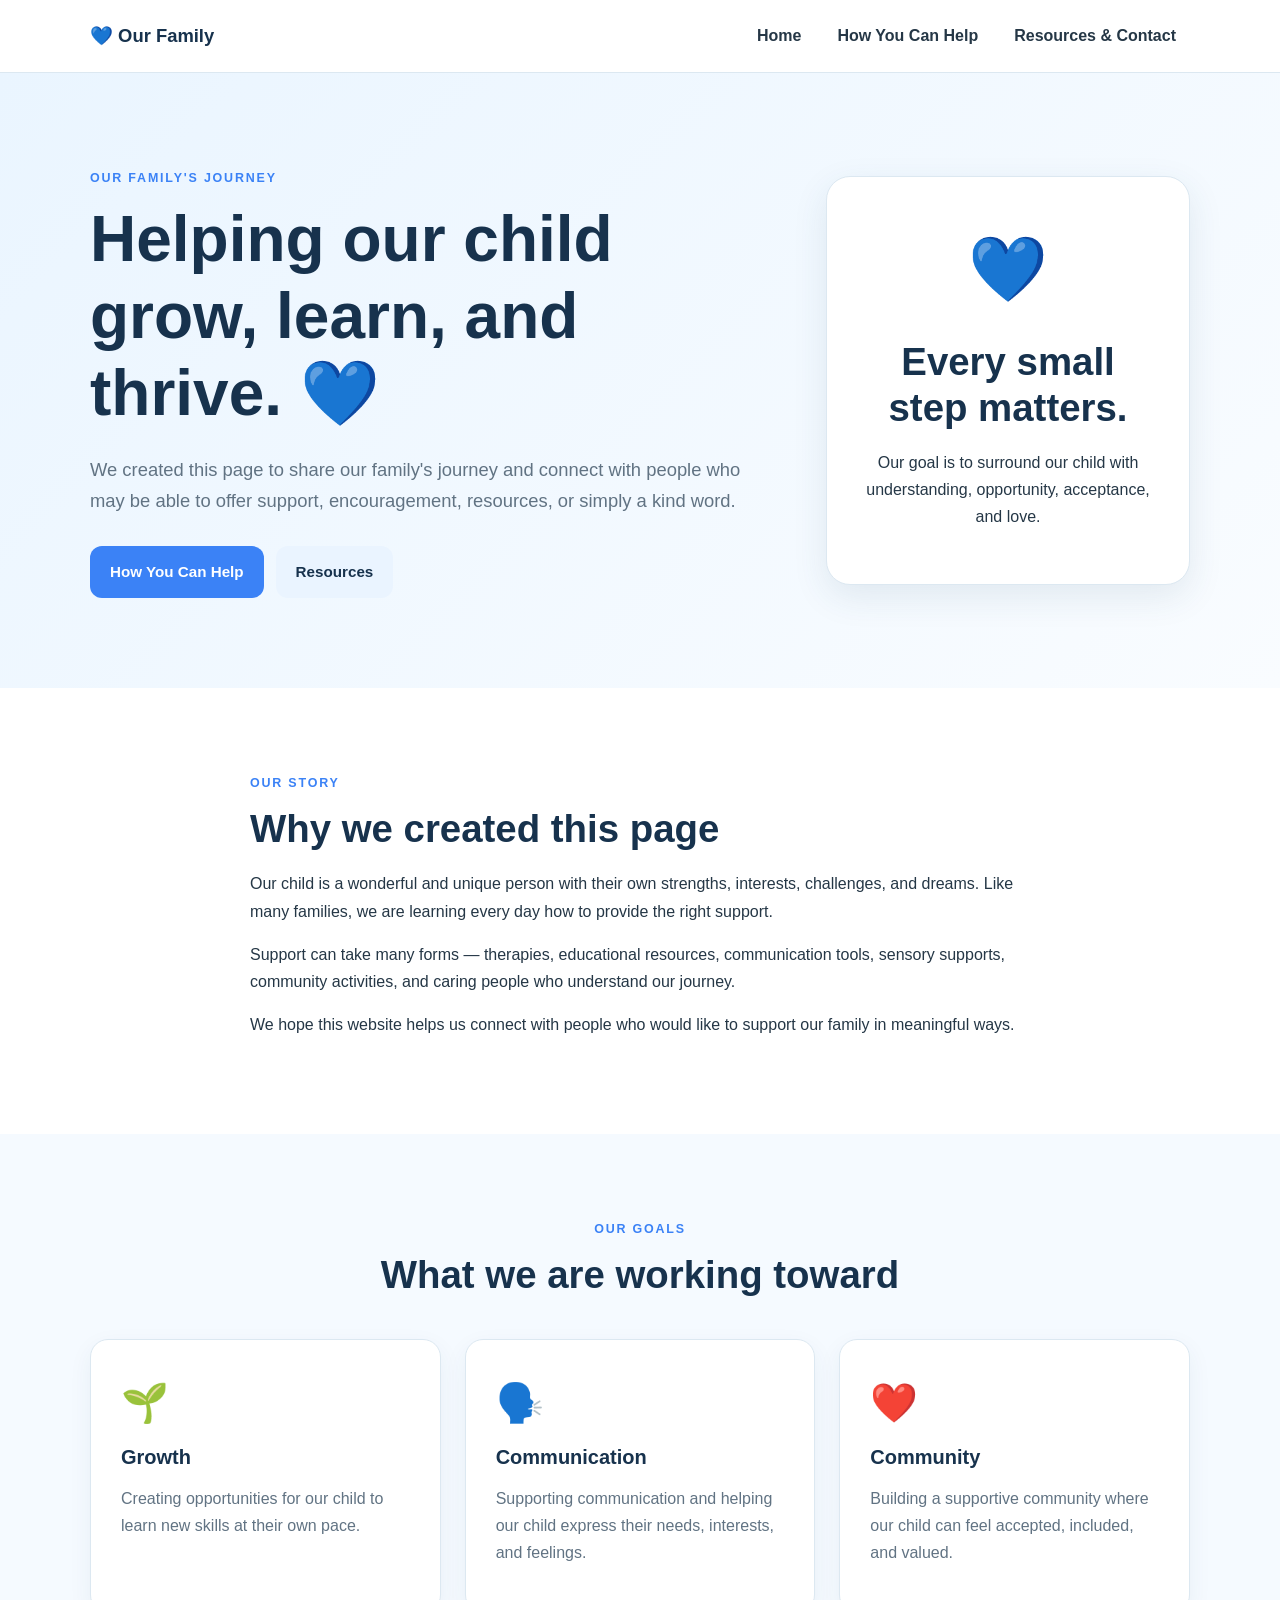
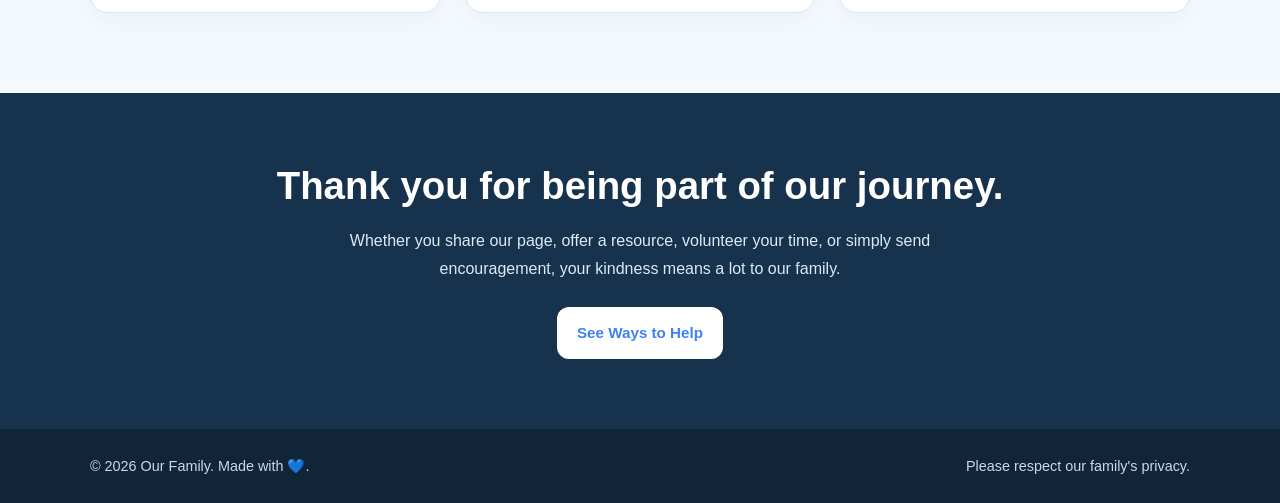
<file: index.html>
<!DOCTYPE html>
<html lang="en">
<head>
  <meta charset="UTF-8">
  <meta name="viewport" content="width=device-width, initial-scale=1.0">
  <meta name="description" content="A family support page sharing our journey and ways our community can help.">
  <title>Supporting Our Child | Our Family's Journey</title>
  <link rel="stylesheet" href="style.css">
</head>

<body>
  <header class="site-header">
    <div class="container nav-container">
      <a href="index.html" class="logo">💙 Our Family</a>

      <button class="menu-button" aria-label="Open menu" onclick="toggleMenu()">
        ☰
      </button>

      <nav id="mainNav">
        <a href="index.html">Home</a>
        <a href="support.html">How You Can Help</a>
        <a href="resources.html">Resources & Contact</a>
      </nav>
    </div>
  </header>

  <main>
    <section class="hero">
      <div class="container hero-content">
        <div>
          <span class="eyebrow">OUR FAMILY'S JOURNEY</span>
          <h1>Helping our child grow, learn, and thrive. 💙</h1>

          <p class="hero-text">
            We created this page to share our family's journey and connect
            with people who may be able to offer support, encouragement,
            resources, or simply a kind word.
          </p>

          <div class="button-row">
            <a href="support.html" class="button primary">How You Can Help</a>
            <a href="resources.html" class="button secondary">Resources</a>
          </div>
        </div>

        <div class="hero-card">
          <div class="heart">💙</div>
          <h2>Every small step matters.</h2>
          <p>
            Our goal is to surround our child with understanding,
            opportunity, acceptance, and love.
          </p>
        </div>
      </div>
    </section>

    <section class="section">
      <div class="container narrow">
        <span class="eyebrow">OUR STORY</span>
        <h2>Why we created this page</h2>

        <p>
          Our child is a wonderful and unique person with their own strengths,
          interests, challenges, and dreams. Like many families, we are
          learning every day how to provide the right support.
        </p>

        <p>
          Support can take many forms — therapies, educational resources,
          communication tools, sensory supports, community activities, and
          caring people who understand our journey.
        </p>

        <p>
          We hope this website helps us connect with people who would like
          to support our family in meaningful ways.
        </p>
      </div>
    </section>

    <section class="section light-section">
      <div class="container">
        <div class="section-heading">
          <span class="eyebrow">OUR GOALS</span>
          <h2>What we are working toward</h2>
        </div>

        <div class="cards">
          <article class="card">
            <div class="icon">🌱</div>
            <h3>Growth</h3>
            <p>
              Creating opportunities for our child to learn new skills
              at their own pace.
            </p>
          </article>

          <article class="card">
            <div class="icon">🗣️</div>
            <h3>Communication</h3>
            <p>
              Supporting communication and helping our child express
              their needs, interests, and feelings.
            </p>
          </article>

          <article class="card">
            <div class="icon">❤️</div>
            <h3>Community</h3>
            <p>
              Building a supportive community where our child can feel
              accepted, included, and valued.
            </p>
          </article>
        </div>
      </div>
    </section>

    <section class="callout">
      <div class="container">
        <h2>Thank you for being part of our journey.</h2>
        <p>
          Whether you share our page, offer a resource, volunteer your time,
          or simply send encouragement, your kindness means a lot to our family.
        </p>
        <a href="support.html" class="button white">See Ways to Help</a>
      </div>
    </section>
  </main>

  <footer>
    <div class="container footer-content">
      <p>© <span id="year"></span> Our Family. Made with 💙.</p>
      <p>Please respect our family's privacy.</p>
    </div>
  </footer>

  <script src="script.js"></script>
</body>
</html>
</file>
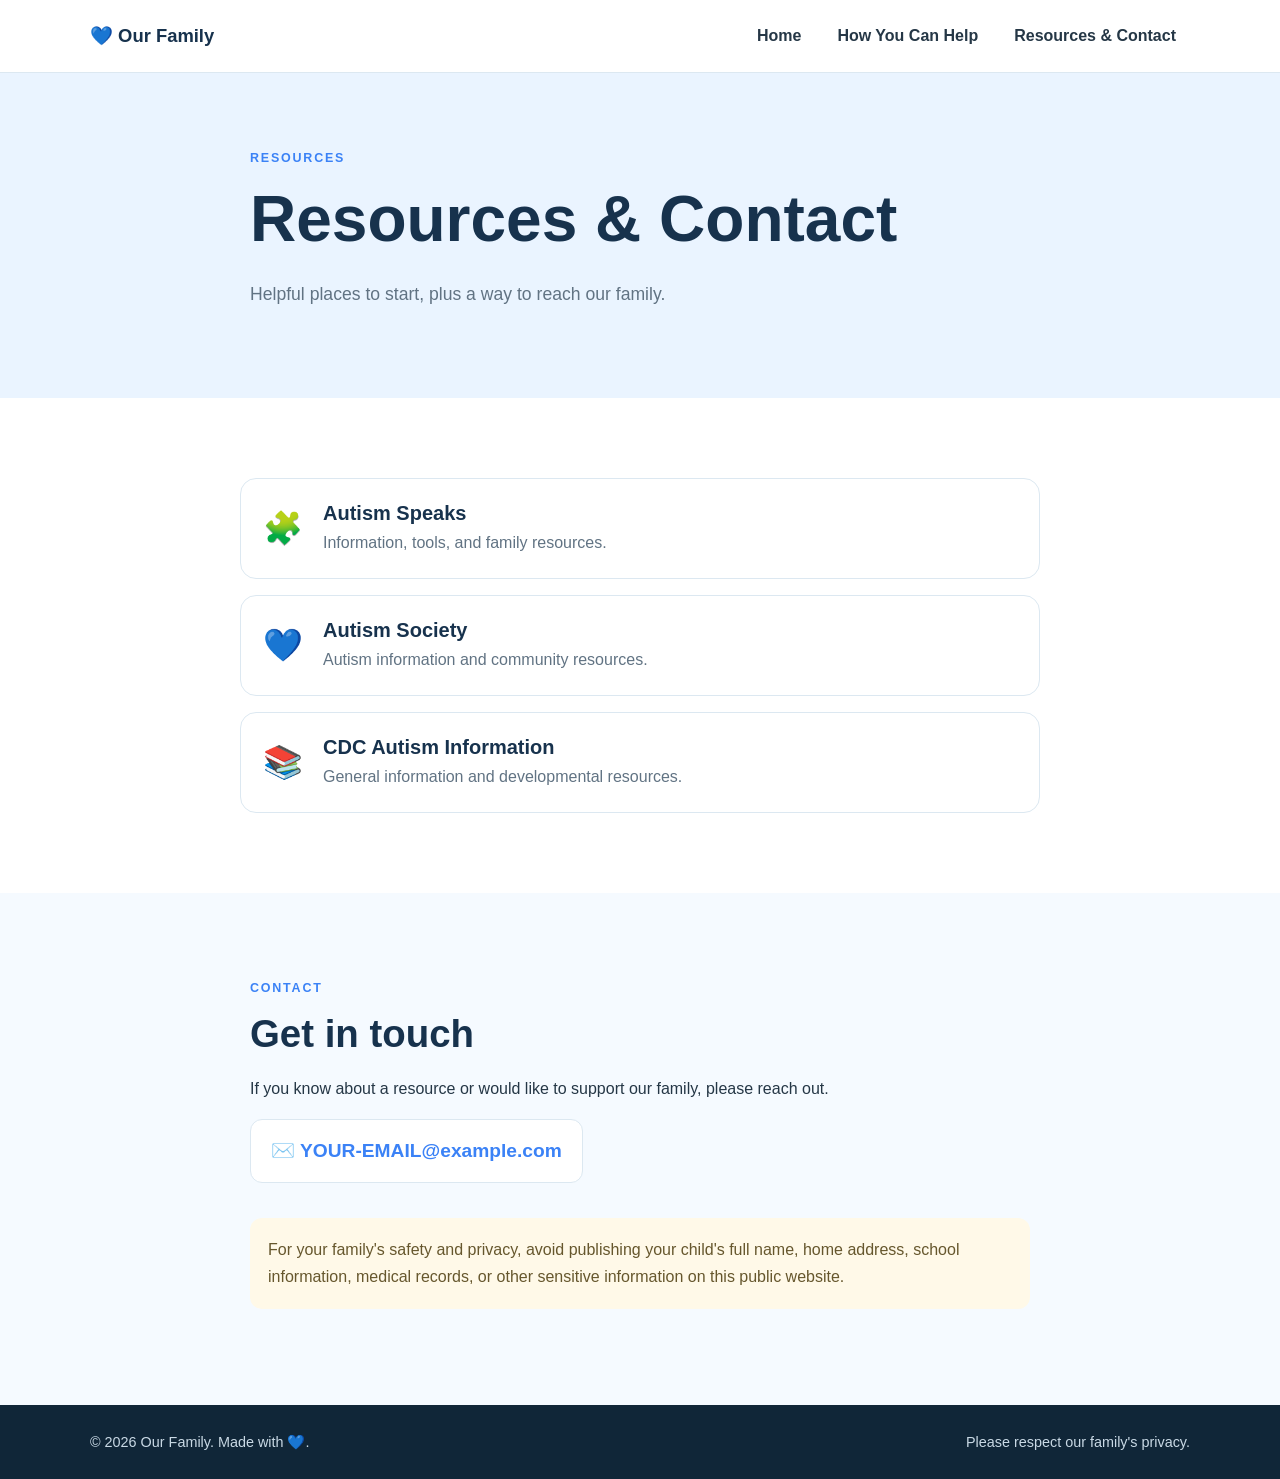
<file: resources.html>
<!DOCTYPE html>
<html lang="en">
<head>
  <meta charset="UTF-8">
  <meta name="viewport" content="width=device-width, initial-scale=1.0">
  <meta name="description" content="Resources and contact information for supporting our family.">
  <title>Resources & Contact | Our Family</title>
  <link rel="stylesheet" href="style.css">
</head>

<body>
  <header class="site-header">
    <div class="container nav-container">
      <a href="index.html" class="logo">💙 Our Family</a>

      <button class="menu-button" aria-label="Open menu" onclick="toggleMenu()">
        ☰
      </button>

      <nav id="mainNav">
        <a href="index.html">Home</a>
        <a href="support.html">How You Can Help</a>
        <a href="resources.html">Resources & Contact</a>
      </nav>
    </div>
  </header>

  <main>
    <section class="page-hero">
      <div class="container narrow">
        <span class="eyebrow">RESOURCES</span>
        <h1>Resources & Contact</h1>
        <p>
          Helpful places to start, plus a way to reach our family.
        </p>
      </div>
    </section>

    <section class="section">
      <div class="container">
        <div class="resource-list">

          <a class="resource" href="https://www.autismspeaks.org/"
             target="_blank" rel="noopener">
            <span>🧩</span>
            <div>
              <h3>Autism Speaks</h3>
              <p>Information, tools, and family resources.</p>
            </div>
          </a>

          <a class="resource" href="https://www.autismsociety.org/"
             target="_blank" rel="noopener">
            <span>💙</span>
            <div>
              <h3>Autism Society</h3>
              <p>Autism information and community resources.</p>
            </div>
          </a>

          <a class="resource" href="https://www.cdc.gov/autism/"
             target="_blank" rel="noopener">
            <span>📚</span>
            <div>
              <h3>CDC Autism Information</h3>
              <p>General information and developmental resources.</p>
            </div>
          </a>

        </div>
      </div>
    </section>

    <section class="section light-section" id="contact">
      <div class="container narrow">
        <span class="eyebrow">CONTACT</span>
        <h2>Get in touch</h2>

        <p>
          If you know about a resource or would like to support our family,
          please reach out.
        </p>

        <!-- Replace the email address below with yours -->
        <a class="contact-email" href="mailto:YOUR-EMAIL@example.com">
          ✉️ YOUR-EMAIL@example.com
        </a>

        <p class="privacy-note">
          For your family's safety and privacy, avoid publishing your child's
          full name, home address, school information, medical records, or
          other sensitive information on this public website.
        </p>
      </div>
    </section>
  </main>

  <footer>
    <div class="container footer-content">
      <p>© <span id="year"></span> Our Family. Made with 💙.</p>
      <p>Please respect our family's privacy.</p>
    </div>
  </footer>

  <script src="script.js"></script>
</body>
</html>
</file>
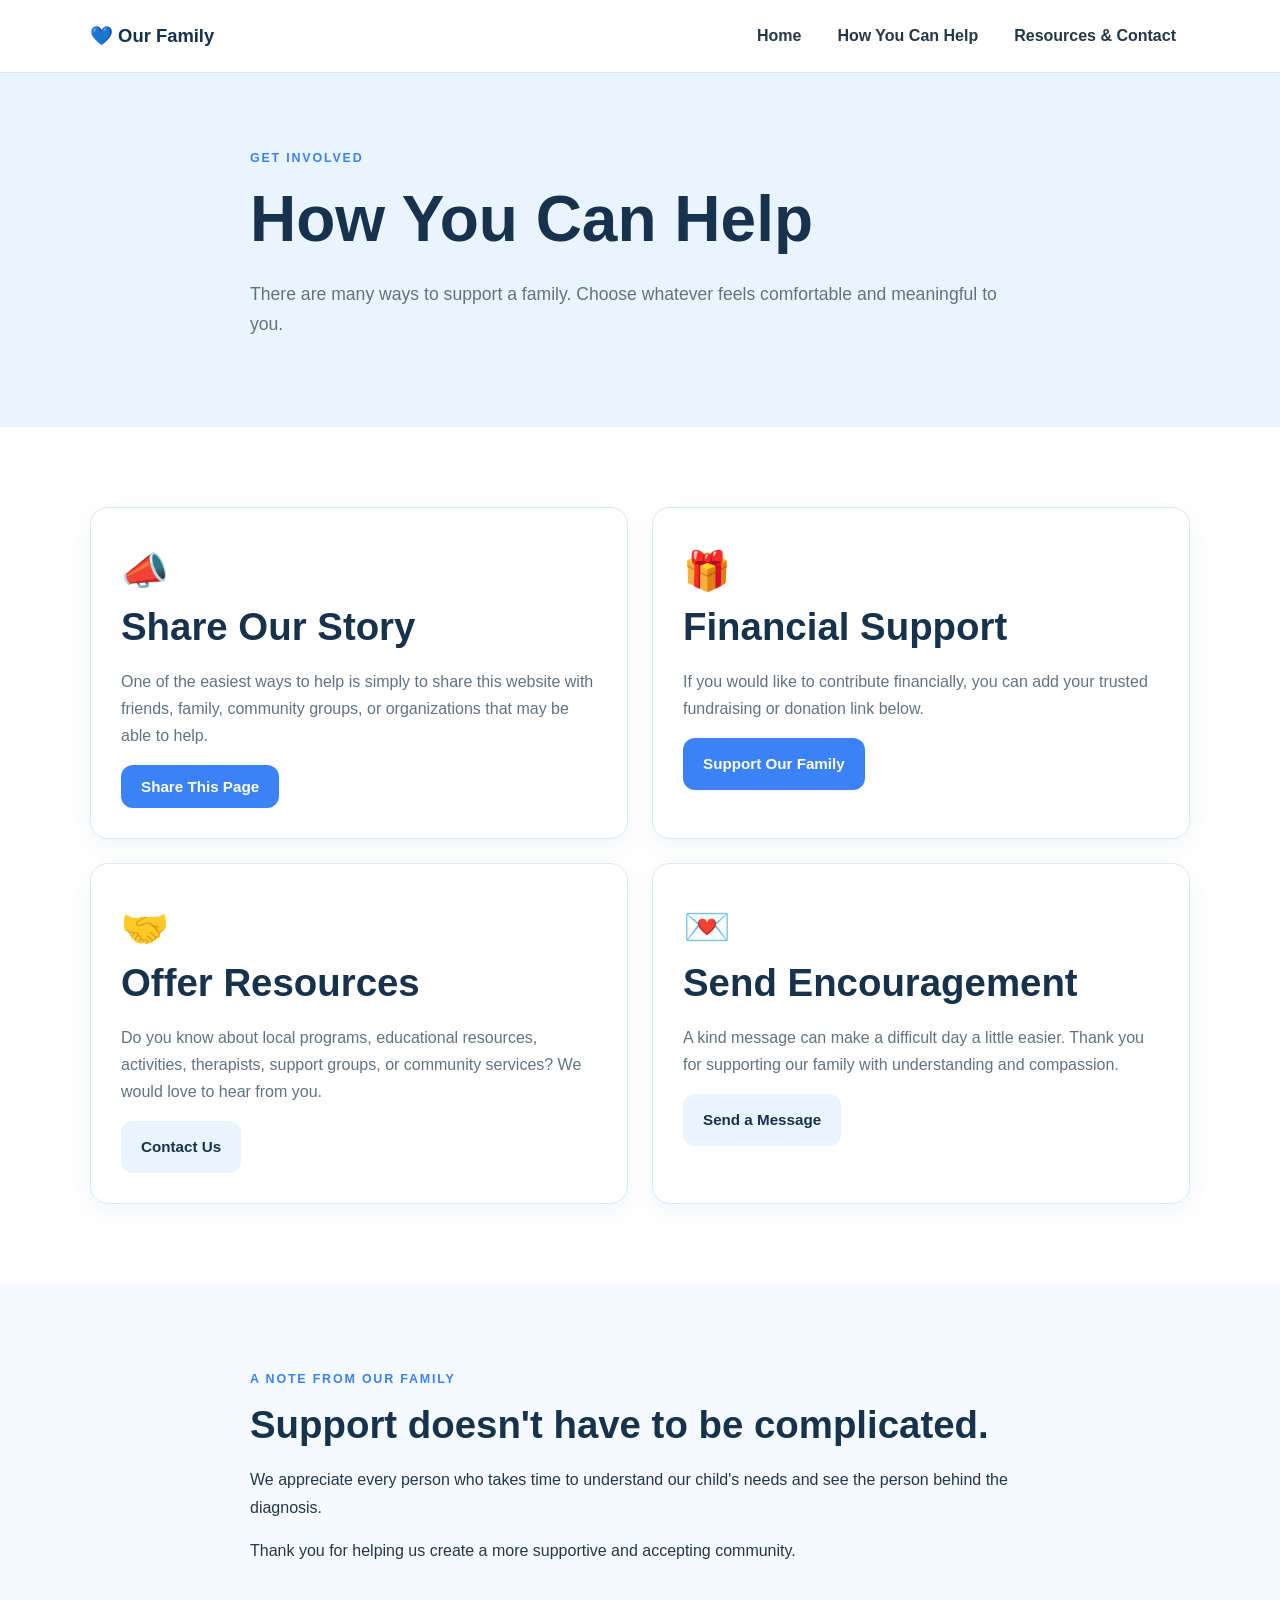
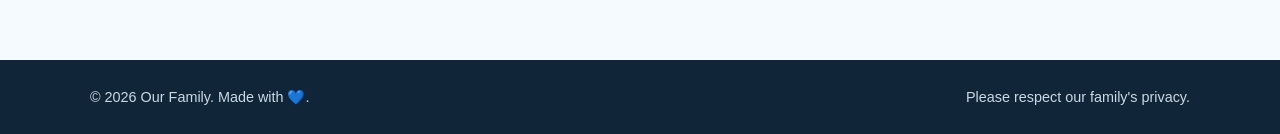
<file: support.html>
<!DOCTYPE html>
<html lang="en">
<head>
  <meta charset="UTF-8">
  <meta name="viewport" content="width=device-width, initial-scale=1.0">
  <meta name="description" content="Ways you can support our family and our child's journey.">
  <title>How You Can Help | Our Family</title>
  <link rel="stylesheet" href="style.css">
</head>

<body>
  <header class="site-header">
    <div class="container nav-container">
      <a href="index.html" class="logo">💙 Our Family</a>

      <button class="menu-button" aria-label="Open menu" onclick="toggleMenu()">
        ☰
      </button>

      <nav id="mainNav">
        <a href="index.html">Home</a>
        <a href="support.html">How You Can Help</a>
        <a href="resources.html">Resources & Contact</a>
      </nav>
    </div>
  </header>

  <main>
    <section class="page-hero">
      <div class="container narrow">
        <span class="eyebrow">GET INVOLVED</span>
        <h1>How You Can Help</h1>
        <p>
          There are many ways to support a family. Choose whatever feels
          comfortable and meaningful to you.
        </p>
      </div>
    </section>

    <section class="section">
      <div class="container">
        <div class="cards help-cards">

          <article class="card">
            <div class="icon">📣</div>
            <h2>Share Our Story</h2>
            <p>
              One of the easiest ways to help is simply to share this website
              with friends, family, community groups, or organizations that
              may be able to help.
            </p>
            <button class="button primary" onclick="sharePage()">
              Share This Page
            </button>
          </article>

          <article class="card">
            <div class="icon">🎁</div>
            <h2>Financial Support</h2>
            <p>
              If you would like to contribute financially, you can add your
              trusted fundraising or donation link below.
            </p>

            <!-- Replace # with your fundraising URL -->
            <a href="#" class="button primary"
               onclick="alert('Add your fundraising link in support.html first.'); return false;">
              Support Our Family
            </a>
          </article>

          <article class="card">
            <div class="icon">🤝</div>
            <h2>Offer Resources</h2>
            <p>
              Do you know about local programs, educational resources,
              activities, therapists, support groups, or community services?
              We would love to hear from you.
            </p>
            <a href="resources.html#contact" class="button secondary">
              Contact Us
            </a>
          </article>

          <article class="card">
            <div class="icon">💌</div>
            <h2>Send Encouragement</h2>
            <p>
              A kind message can make a difficult day a little easier.
              Thank you for supporting our family with understanding and
              compassion.
            </p>
            <a href="resources.html#contact" class="button secondary">
              Send a Message
            </a>
          </article>

        </div>
      </div>
    </section>

    <section class="section light-section">
      <div class="container narrow">
        <span class="eyebrow">A NOTE FROM OUR FAMILY</span>
        <h2>Support doesn't have to be complicated.</h2>

        <p>
          We appreciate every person who takes time to understand our child's
          needs and see the person behind the diagnosis.
        </p>

        <p>
          Thank you for helping us create a more supportive and accepting
          community.
        </p>
      </div>
    </section>
  </main>

  <footer>
    <div class="container footer-content">
      <p>© <span id="year"></span> Our Family. Made with 💙.</p>
      <p>Please respect our family's privacy.</p>
    </div>
  </footer>

  <script src="script.js"></script>
</body>
</html>
</file>
<file: style.css>
:root {
  --blue: #3b82f6;
  --dark-blue: #17324d;
  --light-blue: #eaf4ff;
  --soft-blue: #f5faff;
  --text: #253746;
  --muted: #617383;
  --white: #ffffff;
  --border: #dce8f1;
  --shadow: 0 12px 35px rgba(35, 76, 105, 0.10);
}

* {
  box-sizing: border-box;
}

html {
  scroll-behavior: smooth;
}

body {
  margin: 0;
  font-family: Arial, Helvetica, sans-serif;
  color: var(--text);
  background: var(--white);
  line-height: 1.7;
}

.container {
  width: min(1100px, 92%);
  margin: 0 auto;
}

.narrow {
  max-width: 780px;
}

.site-header {
  background: rgba(255, 255, 255, 0.97);
  border-bottom: 1px solid var(--border);
  position: sticky;
  top: 0;
  z-index: 100;
}

.nav-container {
  min-height: 72px;
  display: flex;
  align-items: center;
  justify-content: space-between;
}

.logo {
  color: var(--dark-blue);
  text-decoration: none;
  font-weight: 800;
  font-size: 1.15rem;
}

nav {
  display: flex;
  gap: 8px;
}

nav a {
  color: var(--text);
  text-decoration: none;
  padding: 9px 14px;
  border-radius: 10px;
  font-weight: 600;
}

nav a:hover {
  background: var(--light-blue);
  color: var(--blue);
}

.menu-button {
  display: none;
  background: none;
  border: 0;
  font-size: 1.6rem;
  cursor: pointer;
}

.hero {
  background: linear-gradient(135deg, #eaf5ff, #f9fcff);
  padding: 90px 0;
}

.hero-content {
  display: grid;
  grid-template-columns: 1.3fr 0.7fr;
  gap: 60px;
  align-items: center;
}

.eyebrow {
  display: inline-block;
  color: var(--blue);
  font-size: 0.78rem;
  letter-spacing: 1.8px;
  font-weight: 800;
  margin-bottom: 12px;
}

h1,
h2,
h3 {
  color: var(--dark-blue);
  line-height: 1.2;
}

h1 {
  font-size: clamp(2.3rem, 5vw, 4.2rem);
  margin: 0 0 22px;
}

h2 {
  font-size: clamp(1.8rem, 3vw, 2.6rem);
  margin: 0 0 18px;
}

h3 {
  font-size: 1.25rem;
  margin: 10px 0;
}

.hero-text {
  color: var(--muted);
  font-size: 1.15rem;
  max-width: 680px;
}

.hero-card {
  background: var(--white);
  border: 1px solid var(--border);
  border-radius: 24px;
  padding: 38px;
  box-shadow: var(--shadow);
  text-align: center;
}

.heart {
  font-size: 4rem;
  margin-bottom: 15px;
}

.button-row {
  display: flex;
  gap: 12px;
  flex-wrap: wrap;
  margin-top: 30px;
}

.button {
  display: inline-block;
  border: 0;
  border-radius: 12px;
  padding: 13px 20px;
  text-decoration: none;
  font-weight: 800;
  cursor: pointer;
  font-size: 0.95rem;
}

.primary {
  color: white;
  background: var(--blue);
}

.primary:hover {
  background: #2563eb;
}

.secondary {
  color: var(--dark-blue);
  background: var(--light-blue);
}

.white {
  color: var(--blue);
  background: white;
}

.section {
  padding: 80px 0;
}

.light-section {
  background: var(--soft-blue);
}

.section-heading {
  text-align: center;
  margin-bottom: 40px;
}

.cards {
  display: grid;
  grid-template-columns: repeat(3, 1fr);
  gap: 24px;
}

.help-cards {
  grid-template-columns: repeat(2, 1fr);
}

.card {
  background: white;
  border: 1px solid var(--border);
  border-radius: 18px;
  padding: 30px;
  box-shadow: 0 8px 25px rgba(35, 76, 105, 0.06);
}

.card p {
  color: var(--muted);
}

.icon {
  font-size: 2.4rem;
}

.callout {
  background: var(--dark-blue);
  color: white;
  text-align: center;
  padding: 70px 0;
}

.callout h2 {
  color: white;
}

.callout p {
  max-width: 650px;
  margin: 0 auto 25px;
  color: #dceaf5;
}

.page-hero {
  background: var(--light-blue);
  padding: 70px 0;
}

.page-hero p {
  font-size: 1.1rem;
  color: var(--muted);
}

.resource-list {
  max-width: 800px;
  margin: auto;
  display: grid;
  gap: 16px;
}

.resource {
  display: flex;
  gap: 20px;
  align-items: center;
  padding: 22px;
  border: 1px solid var(--border);
  border-radius: 16px;
  text-decoration: none;
  color: inherit;
  background: white;
  transition: transform 0.2s, box-shadow 0.2s;
}

.resource:hover {
  transform: translateY(-2px);
  box-shadow: var(--shadow);
}

.resource > span {
  font-size: 2rem;
}

.resource h3 {
  margin: 0 0 4px;
}

.resource p {
  margin: 0;
  color: var(--muted);
}

.contact-email {
  display: inline-block;
  color: var(--blue);
  font-size: 1.2rem;
  font-weight: 800;
  text-decoration: none;
  background: white;
  border: 1px solid var(--border);
  padding: 15px 20px;
  border-radius: 12px;
}

.privacy-note {
  margin-top: 35px;
  padding: 18px;
  background: #fff9e8;
  border-radius: 12px;
  color: #66572d;
}

footer {
  background: #102638;
  color: #c9d9e5;
  padding: 25px 0;
}

.footer-content {
  display: flex;
  justify-content: space-between;
  gap: 20px;
  flex-wrap: wrap;
}

footer p {
  margin: 0;
  font-size: 0.9rem;
}

/* Mobile */
@media (max-width: 760px) {
  .menu-button {
    display: block;
  }

  nav {
    display: none;
    position: absolute;
    top: 72px;
    left: 0;
    right: 0;
    background: white;
    border-bottom: 1px solid var(--border);
    padding: 12px 4%;
    flex-direction: column;
  }

  nav.open {
    display: flex;
  }

  nav a {
    padding: 12px;
  }

  .hero {
    padding: 60px 0;
  }

  .hero-content {
    grid-template-columns: 1fr;
    gap: 35px;
  }

  .cards,
  .help-cards {
    grid-template-columns: 1fr;
  }

  .section {
    padding: 60px 0;
  }

  .footer-content {
    flex-direction: column;
  }
}
</file>
